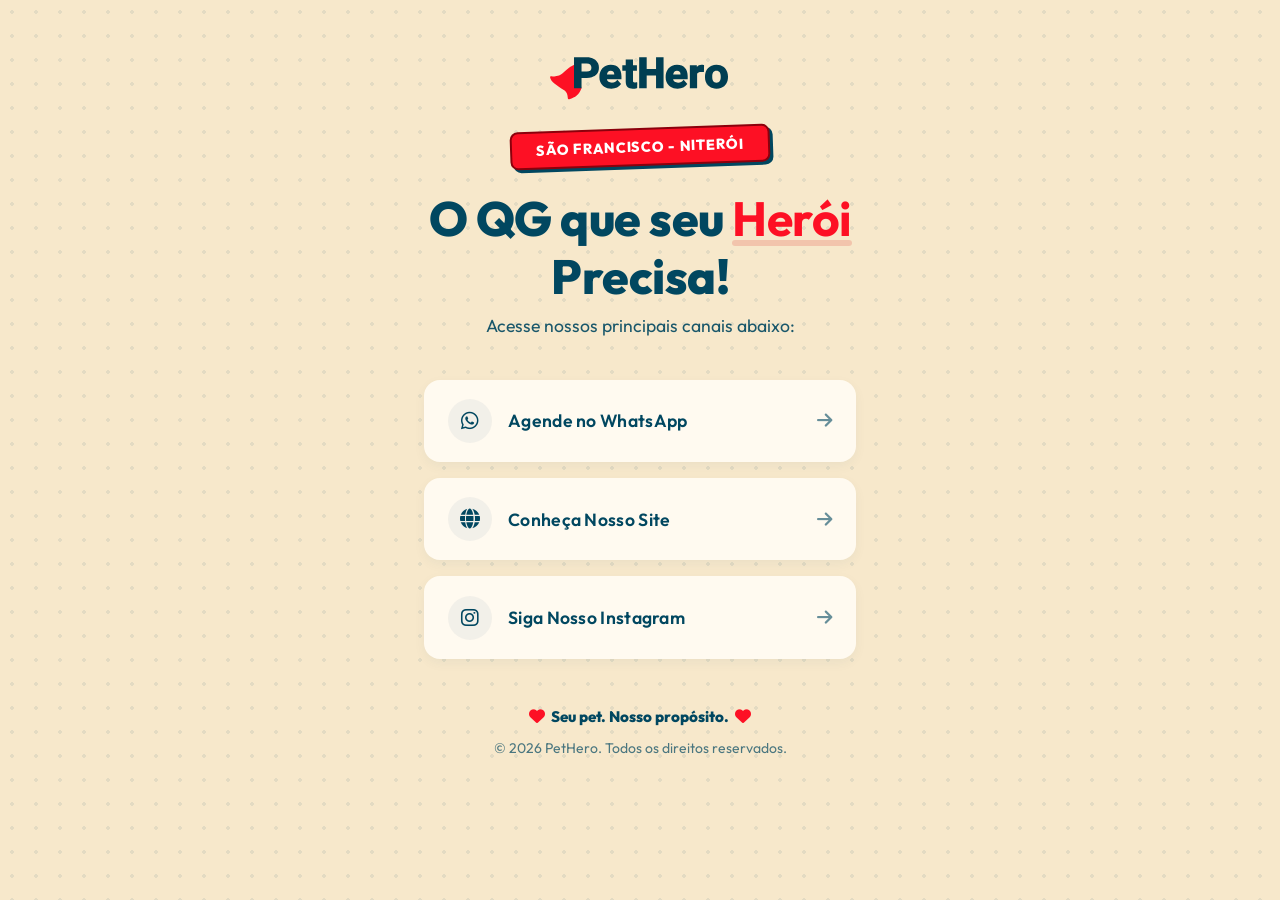
<file: index.html>
<!DOCTYPE html>
<html lang="pt-BR">
<head>
    <meta charset="UTF-8">
    <meta name="viewport" content="width=device-width, initial-scale=1.0">
    <title>PetHero - Links</title>
    <meta name="description" content="Acesse todos os links e canais de atendimento da PetHero em um só lugar.">
    <link href="https://fonts.googleapis.com/css2?family=Outfit:wght@400;600;700;800&display=swap" rel="stylesheet">
    <link rel="stylesheet" href="https://cdnjs.cloudflare.com/ajax/libs/font-awesome/6.4.0/css/all.min.css">
    <link rel="stylesheet" href="styles.css">
</head>
<body>
    <div class="background-pattern"></div>

    <div class="container">
        <header>
            
            <div class="logo-container">
                <img src="LogoDarkText.svg" alt="PetHero Logo">
            </div>
            <div class="comic-badge">São Francisco - Niterói</div>
            <h1 class="hero-text">O QG que seu <span class="highlight">Herói</span> Precisa!</h1>
            <p class="subtitle">Acesse nossos principais canais abaixo:</p>
        </header>

        <main class="links-container">
            <a href="https://wa.me/5521998837527?text=Ol%C3%A1!%20Gostaria%20de%20salvar%20o%20meu%20dia!!" class="link-card" target="_blank" rel="noopener noreferrer">
                <div class="link-content">
                    <div class="icon-wrapper">
                        <i class="fab fa-whatsapp"></i>
                    </div>
                    <span>Agende no WhatsApp</span>
                </div>
                <div class="link-arrow">
                    <i class="fas fa-arrow-right"></i>
                </div>
            </a>

            <a href="https://pethero-o9qy.onrender.com/" class="link-card" target="_blank" rel="noopener noreferrer">
                <div class="link-content">
                    <div class="icon-wrapper">
                        <i class="fas fa-globe"></i>
                    </div>
                    <span>Conheça Nosso Site</span>
                </div>
                <div class="link-arrow">
                    <i class="fas fa-arrow-right"></i>
                </div>
            </a>

            <a href="https://www.instagram.com/petherooficial/" class="link-card" target="_blank" rel="noopener noreferrer">
                <div class="link-content">
                    <div class="icon-wrapper">
                        <i class="fab fa-instagram"></i>
                    </div>
                    <span>Siga Nosso Instagram</span>
                </div>
                <div class="link-arrow">
                    <i class="fas fa-arrow-right"></i>
                </div>
            </a>
        </main>

        <footer>
            <div class="brand-motto">
                <i class="fas fa-heart"></i> Seu pet. Nosso propósito. <i class="fas fa-heart"></i>
            </div>
            <p>&copy; 2026 PetHero. Todos os direitos reservados.</p>
        </footer>
    </div>

    <script src="scripts.js"></script>
</body>
</html>
</file>
<file: styles.css>
:root {
    --bg-color: #F7E8CB;       /* Light beige background */
    --text-color: #014760;     /* PetHero Dark Blue */
    --accent-color: #FD1024;   /* PetHero Red */
    --card-bg: #fffaf0;        /* White card background */
    --hover-bg: #FD1024;       /* Red background on hover */
    --hover-text: #ffffff;     /* White text on hover */
}

* {
    margin: 0;
    padding: 0;
    box-sizing: border-box;
}

body {
    font-family: 'Outfit', sans-serif;
    background-color: var(--bg-color);
    color: var(--text-color);
    min-height: 100vh;
    display: flex;
    justify-content: center;
    align-items: flex-start;
    overflow-x: hidden;
}

.background-pattern {
    position: fixed;
    top: 0; left: 0;
    width: 100vw; height: 100vh;
    background-image: radial-gradient(rgba(1, 71, 96, 0.08) 2px, transparent 2px);
    background-size: 24px 24px;
    z-index: -2;
}

@keyframes blob-float {
    0% { transform: translate(0, 0) scale(1) rotate(0deg); border-radius: 40% 60% 70% 30% / 40% 50% 60% 50%; }
    50% { transform: translate(30px, -50px) scale(1.05) rotate(15deg); border-radius: 60% 40% 30% 70% / 50% 60% 40% 50%; }
    100% { transform: translate(-20px, 20px) scale(0.95) rotate(-10deg); border-radius: 50% 50% 60% 40% / 40% 60% 50% 50%; }
}

.container {
    width: 100%;
    max-width: 480px;
    padding: 3rem 1.5rem;
    display: flex;
    flex-direction: column;
    align-items: center;
}

header {
    text-align: center;
    margin-bottom: 2.5rem;
    animation: fadeInDown 0.8s ease-out forwards;
}

.brand-motto {
    font-size: 0.95rem;
    font-weight: 800;
    color: var(--text-color);
    margin-bottom: 0.8rem;
    display: flex;
    align-items: center;
    justify-content: center;
    gap: 0.4rem;
}

.brand-motto i {
    color: var(--accent-color);
    font-size: 1rem;
}

.logo-container img {
    max-width: 180px;
    height: auto;
    margin-bottom: 1.5rem;
}

.visually-hidden {
    position: absolute;
    width: 1px;
    height: 1px;
    margin: -1px;
    padding: 0;
    overflow: hidden;
    clip: rect(0, 0, 0, 0);
    border: 0;
}

.comic-badge {
    display: inline-block;
    padding: 0.5rem 1.5rem;
    background-color: var(--accent-color);
    color: #ffffff;
    border: 2px solid #8c000c;
    border-radius: 8px;
    font-family: 'Outfit', sans-serif;
    font-size: 0.9rem;
    font-weight: 800;
    letter-spacing: 0.05em;
    text-transform: uppercase;
    margin-bottom: 1.5rem;
    box-shadow: 3px 3px 0px var(--text-color);
    transform: rotate(-2deg);
}

.hero-text {
    font-size: 3rem;
    font-weight: 800;
    color: var(--text-color);
    margin-bottom: 0.5rem;
    line-height: 1.2;
    letter-spacing: -0.5px;
}

.subtitle {
    font-size: 1.1rem;
    font-weight: 400;
    line-height: 1.5;
    color: var(--text-color);
    opacity: 0.9;
}

.highlight {
    position: relative;
    font-weight: 700;
    display: inline-block;
    z-index: 1;
    color: #FD1024;
}

.highlight::after {
    content: '';
    position: absolute;
    width: 100%;
    height: 6px;
    bottom: 2px; left: 0;
    background-color: rgba(223, 58, 54, 0.2);
    border-radius: 4px;
    z-index: -1;
}

.links-container {
    width: 100%;
    display: flex;
    flex-direction: column;
    gap: 1rem;
    margin-bottom: 3rem;
}

.link-card {
    text-decoration: none;
    background-color: var(--card-bg);
    color: var(--text-color);
    padding: 1.2rem 1.5rem;
    border-radius: 16px;
    display: flex;
    justify-content: space-between;
    align-items: center;
    box-shadow: 0 4px 12px rgba(1, 71, 96, 0.05);
    position: relative;
    overflow: hidden;
    transition: box-shadow 0.3s ease, color 0.3s ease;
    opacity: 0;
    transform: translateY(20px);
    animation: fadeInUp 0.6s ease-out forwards;
}

.link-card:nth-child(1) { animation-delay: 0.1s; }
.link-card:nth-child(2) { animation-delay: 0.2s; }
.link-card:nth-child(3) { animation-delay: 0.3s; }
.link-card:nth-child(4) { animation-delay: 0.4s; }

.link-card::before {
    content: '';
    position: absolute;
    top: 0;
    left: 0;
    width: 100%;
    height: 100%;
    background-color: var(--hover-bg);
    transform: scaleX(0);
    transform-origin: right;
    transition: transform 0.4s cubic-bezier(0.4, 0, 0.2, 1);
    z-index: 0;
}

.link-card:hover {
    color: var(--hover-text);
    box-shadow: 0 8px 24px rgba(223, 58, 54, 0.2);
}

.link-card:hover::before {
    transform: scaleX(1);
    transform-origin: left;
}

.link-content {
    display: flex;
    align-items: center;
    gap: 1rem;
    position: relative;
    z-index: 1;
}

.icon-wrapper {
    width: 44px;
    height: 44px;
    border-radius: 50%;
    background-color: rgba(1, 71, 96, 0.05);
    display: flex;
    justify-content: center;
    align-items: center;
    font-size: 1.25rem;
    color: var(--text-color);
    transition: transform 0.4s cubic-bezier(0.4, 0, 0.2, 1), background-color 0.3s ease, color 0.3s ease;
}

.link-card:hover .icon-wrapper {
    transform: rotate(5deg) scale(1.1);
    background-color: rgba(255, 255, 255, 0.2);
    color: var(--hover-text);
}

.link-content span {
    font-weight: 600;
    font-size: 1.1rem;
    letter-spacing: 0.3px;
}

.link-arrow {
    position: relative;
    z-index: 1;
    opacity: 0.6;
    font-size: 1.1rem;
    transition: transform 0.3s ease, opacity 0.3s ease;
}

.link-card:hover .link-arrow {
    transform: translateX(6px);
    opacity: 1;
}

footer {
    text-align: center;
    opacity: 0;
    animation: fadeIn 0.8s ease-out 0.8s forwards;
}

footer p {
    font-size: 0.875rem;
    color: var(--text-color);
    opacity: 0.7;
    font-weight: 400;
}

/* Animations */
@keyframes fadeInDown {
    from {
        opacity: 0;
        transform: translateY(-20px);
    }
    to {
        opacity: 1;
        transform: translateY(0);
    }
}

@keyframes fadeInUp {
    from {
        opacity: 0;
        transform: translateY(20px);
    }
    to {
        opacity: 1;
        transform: translateY(0);
    }
}

@keyframes fadeIn {
    from { opacity: 0; }
    to { opacity: 1; }
}

/* Ripple Effect */
.ripple {
    position: absolute;
    border-radius: 50%;
    transform: scale(0);
    animation: ripple-animation 0.6s linear;
    background-color: rgba(255, 255, 255, 0.4);
    pointer-events: none;
    z-index: 0;
}

@keyframes ripple-animation {
    to {
        transform: scale(4);
        opacity: 0;
    }
}
</file>
